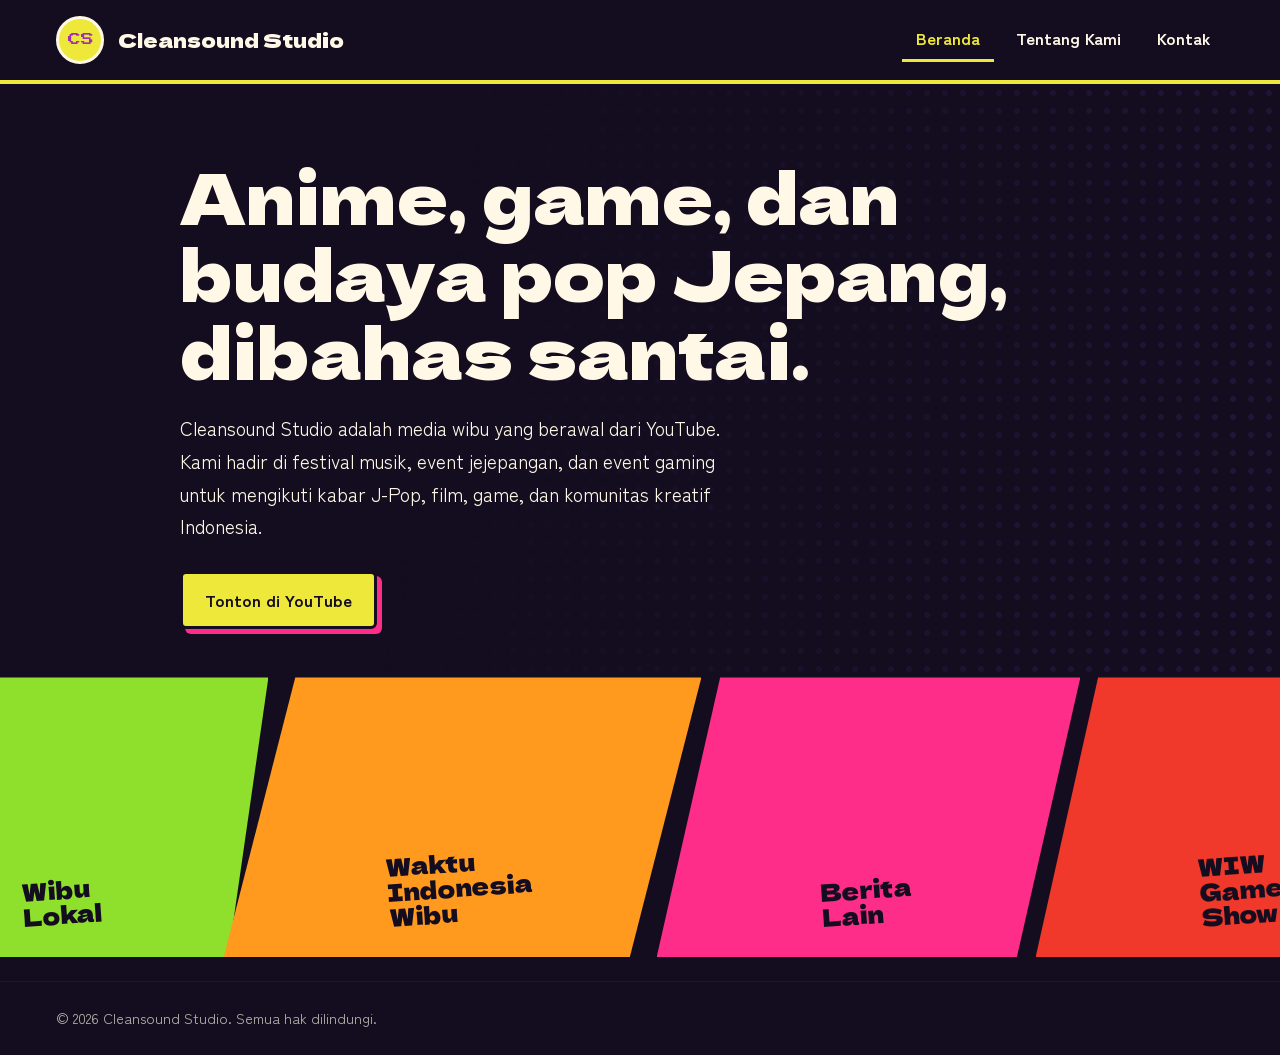
<file: index.html>
<!DOCTYPE html>
<html lang="id">
<head>
  <meta charset="UTF-8">
  <meta name="viewport" content="width=device-width, initial-scale=1.0">
  <title>Beranda - Cleansound Studio</title>
  <link rel="preconnect" href="https://fonts.googleapis.com">
  <link rel="preconnect" href="https://fonts.gstatic.com" crossorigin>
  <link href="https://fonts.googleapis.com/css2?family=Dela+Gothic+One&family=Press+Start+2P&family=Zen+Kaku+Gothic+New:wght@400;700&display=swap" rel="stylesheet">
  <link rel="stylesheet" href="style.css">
</head>
<body>
  <header class="site-header">
    <a class="brand" href="index.html">
      <span class="mark" aria-hidden="true">CS</span>
      <span class="brand-name">Cleansound Studio</span>
    </a>
    <nav class="site-nav" aria-label="Navigasi utama">
      <ul>
        <li><a href="index.html" aria-current="page">Beranda</a></li>
        <li><a href="about.html">Tentang Kami</a></li>
        <li><a href="contact.html">Kontak</a></li>
      </ul>
    </nav>
  </header>

  <main>
    <section class="hero">
      <div class="wrap">
        <h1>Anime, game, dan budaya pop Jepang, dibahas santai.</h1>
        <p>Cleansound Studio adalah media wibu yang berawal dari YouTube. Kami hadir di festival musik, event jejepangan, dan event gaming untuk mengikuti kabar J-Pop, film, game, dan komunitas kreatif Indonesia.</p>
        <div class="actions">
          <a class="btn" href="https://youtube.com/@cleansound" target="_blank" rel="noopener noreferrer">Tonton di YouTube</a>
        </div>
      </div>
    </section>

    <div class="panels" role="list" aria-label="Program Cleansound">
      <div class="panel p-lime" role="listitem"><span>Wibu Lokal</span></div>
      <div class="panel p-orange" role="listitem"><span>Waktu Indonesia Wibu</span></div>
      <div class="panel p-pink" role="listitem"><span>Berita Lain</span></div>
      <div class="panel p-red" role="listitem"><span>WIW Game Show</span></div>
      <div class="panel p-yellow" role="listitem"><span>Podcast Beda Dunia</span></div>
    </div>
  </main>

  <footer class="site-footer">
    <p>&copy; 2026 Cleansound Studio. Semua hak dilindungi.</p>
  </footer>
</body>
</html>
</file>
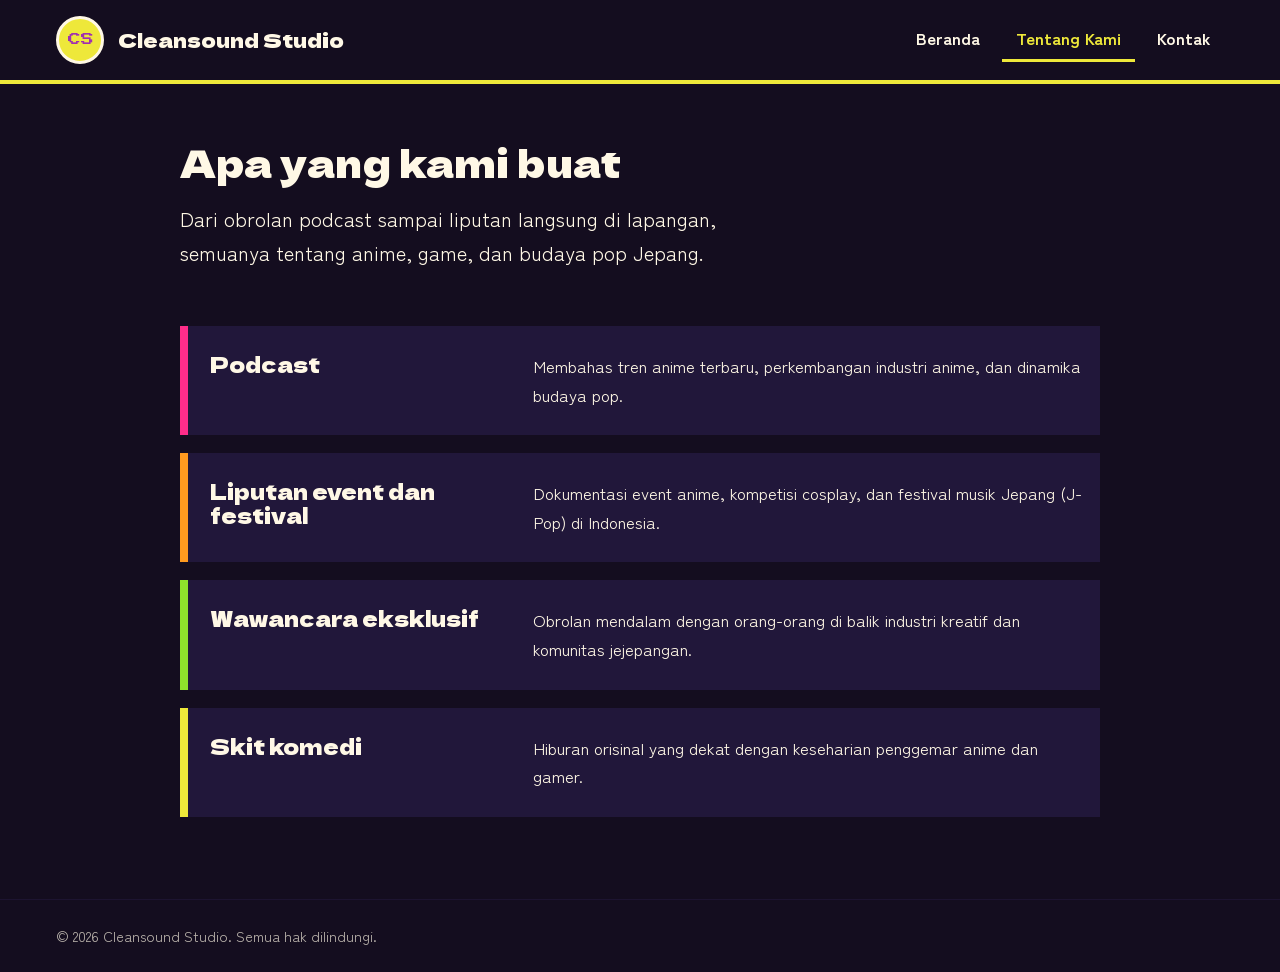
<file: about.html>
<!DOCTYPE html>
<html lang="id">
<head>
  <meta charset="UTF-8">
  <meta name="viewport" content="width=device-width, initial-scale=1.0">
  <title>Tentang Kami - Cleansound Studio</title>
  <link rel="preconnect" href="https://fonts.googleapis.com">
  <link rel="preconnect" href="https://fonts.gstatic.com" crossorigin>
  <link href="https://fonts.googleapis.com/css2?family=Dela+Gothic+One&family=Press+Start+2P&family=Zen+Kaku+Gothic+New:wght@400;700&display=swap" rel="stylesheet">
  <link rel="stylesheet" href="style.css">
</head>
<body>
  <header class="site-header">
    <a class="brand" href="index.html">
      <span class="mark" aria-hidden="true">CS</span>
      <span class="brand-name">Cleansound Studio</span>
    </a>
    <nav class="site-nav" aria-label="Navigasi utama">
      <ul>
        <li><a href="index.html">Beranda</a></li>
        <li><a href="about.html" aria-current="page">Tentang Kami</a></li>
        <li><a href="contact.html">Kontak</a></li>
      </ul>
    </nav>
  </header>

  <main>
    <section class="section">
      <div class="wrap">
        <h2>Apa yang kami buat</h2>
        <p class="lead">Dari obrolan podcast sampai liputan langsung di lapangan, semuanya tentang anime, game, dan budaya pop Jepang.</p>
      </div>
    </section>

    <section class="wrap formats" style="padding-bottom:64px">
      <div>
        <h3>Podcast</h3>
        <p>Membahas tren anime terbaru, perkembangan industri anime, dan dinamika budaya pop.</p>
      </div>
      <div>
        <h3>Liputan event dan festival</h3>
        <p>Dokumentasi event anime, kompetisi cosplay, dan festival musik Jepang (J-Pop) di Indonesia.</p>
      </div>
      <div>
        <h3>Wawancara eksklusif</h3>
        <p>Obrolan mendalam dengan orang-orang di balik industri kreatif dan komunitas jejepangan.</p>
      </div>
      <div>
        <h3>Skit komedi</h3>
        <p>Hiburan orisinal yang dekat dengan keseharian penggemar anime dan gamer.</p>
      </div>
    </section>
  </main>

  <footer class="site-footer">
    <p>&copy; 2026 Cleansound Studio. Semua hak dilindungi.</p>
  </footer>
</body>
</html>
</file>
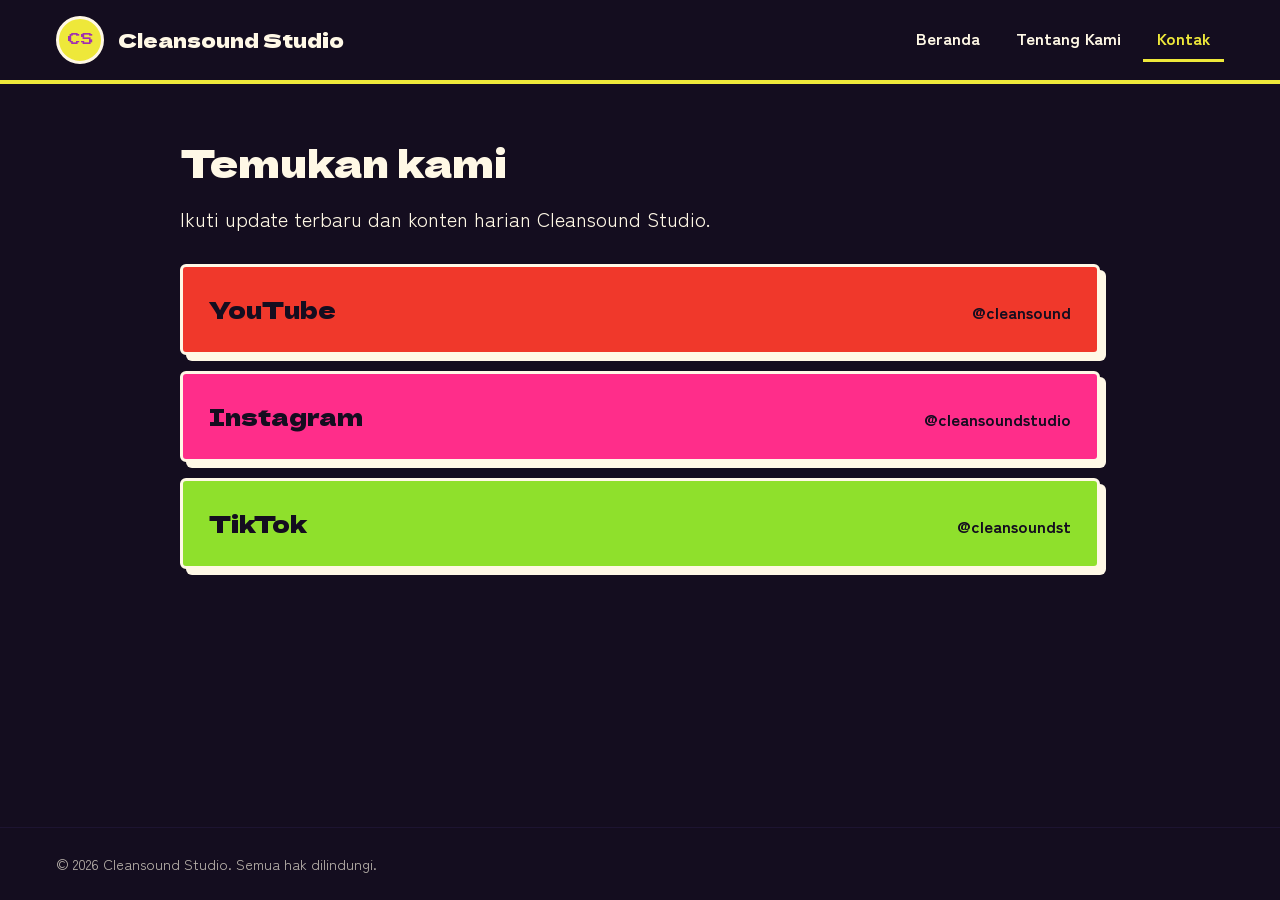
<file: contact.html>
<!DOCTYPE html>
<html lang="id">
<head>
  <meta charset="UTF-8">
  <meta name="viewport" content="width=device-width, initial-scale=1.0">
  <title>Kontak - Cleansound Studio</title>
  <link rel="preconnect" href="https://fonts.googleapis.com">
  <link rel="preconnect" href="https://fonts.gstatic.com" crossorigin>
  <link href="https://fonts.googleapis.com/css2?family=Dela+Gothic+One&family=Press+Start+2P&family=Zen+Kaku+Gothic+New:wght@400;700&display=swap" rel="stylesheet">
  <link rel="stylesheet" href="style.css">
</head>
<body>
  <header class="site-header">
    <a class="brand" href="index.html">
      <span class="mark" aria-hidden="true">CS</span>
      <span class="brand-name">Cleansound Studio</span>
    </a>
    <nav class="site-nav" aria-label="Navigasi utama">
      <ul>
        <li><a href="index.html">Beranda</a></li>
        <li><a href="about.html">Tentang Kami</a></li>
        <li><a href="contact.html" aria-current="page">Kontak</a></li>
      </ul>
    </nav>
  </header>

  <main>
    <section class="section">
      <div class="wrap">
        <h2>Temukan kami</h2>
        <p class="lead">Ikuti update terbaru dan konten harian Cleansound Studio.</p>
        <ul class="channels">
          <li><a class="c-yt" href="https://youtube.com/@cleansound" target="_blank" rel="noopener noreferrer"><span class="name">YouTube</span><span class="handle">@cleansound</span></a></li>
          <li><a class="c-ig" href="https://instagram.com/cleansoundstudio" target="_blank" rel="noopener noreferrer"><span class="name">Instagram</span><span class="handle">@cleansoundstudio</span></a></li>
          <li><a class="c-tt" href="https://tiktok.com/@cleansoundst" target="_blank" rel="noopener noreferrer"><span class="name">TikTok</span><span class="handle">@cleansoundst</span></a></li>
        </ul>
      </div>
    </section>
  </main>

  <footer class="site-footer">
    <p>&copy; 2026 Cleansound Studio. Semua hak dilindungi.</p>
  </footer>
</body>
</html>
</file>
<file: style.css>
:root {
  --ink: #140d1f;
  --ink-2: #21173a;
  --paper: #fff8e6;
  --yellow: #eee83a;
  --purple: #a02fb0;
  --pink: #ff2d8a;
  --orange: #ff9a1f;
  --red: #f0382b;
  --lime: #8fe02c;
  --display: 'Dela Gothic One', 'Arial Black', sans-serif;
  --body: 'Zen Kaku Gothic New', 'Segoe UI', sans-serif;
}

*, *::before, *::after { box-sizing: border-box; margin: 0; padding: 0; }

html { scroll-behavior: smooth; }

body {
  background: var(--ink);
  color: var(--paper);
  font-family: var(--body);
  font-size: 1.05rem;
  line-height: 1.7;
  min-height: 100vh;
  display: flex;
  flex-direction: column;
}

a { color: inherit; }
a:focus-visible { outline: 3px solid var(--yellow); outline-offset: 3px; }

h1, h2, h3 { font-family: var(--display); font-weight: 400; line-height: 1.1; }

/* Header */
.site-header {
  display: flex;
  flex-wrap: wrap;
  align-items: center;
  justify-content: space-between;
  gap: 16px 32px;
  padding: 16px clamp(20px, 5vw, 56px);
  border-bottom: 4px solid var(--yellow);
}
.brand { display: flex; align-items: center; gap: 14px; text-decoration: none; }
.mark {
  width: 48px; height: 48px; border-radius: 50%;
  background: var(--yellow); color: var(--purple);
  border: 3px solid var(--paper);
  display: grid; place-items: center;
  font-family: 'Press Start 2P', monospace; font-size: .8rem;
  padding-left: 2px;
}
.brand-name { font-family: var(--display); font-size: 1.25rem; }

.site-nav ul { display: flex; gap: 8px; list-style: none; }
.site-nav a {
  display: block; padding: 6px 14px; text-decoration: none; font-weight: 700;
  border-bottom: 3px solid transparent;
}
.site-nav a:hover { border-color: var(--pink); }
.site-nav a[aria-current="page"] { border-color: var(--yellow); color: var(--yellow); }

/* Layout */
main { flex: 1; }
.wrap { max-width: 1000px; margin: 0 auto; padding: 0 clamp(20px, 5vw, 40px); }
.section { padding: 56px 0; }
p { max-width: 62ch; }

/* Hero */
.hero { padding: 72px 0 48px; position: relative; overflow: hidden; }
.hero::before {
  content: ''; position: absolute; inset: 0; pointer-events: none;
  background-image: radial-gradient(var(--ink-2) 22%, transparent 24%);
  background-size: 18px 18px;
  -webkit-mask-image: linear-gradient(100deg, transparent 35%, #000);
  mask-image: linear-gradient(100deg, transparent 35%, #000);
}
.hero .wrap { position: relative; }
.hero h1 { font-size: clamp(2.3rem, 6.5vw, 4.4rem); max-width: 14em; margin-bottom: 24px; }
.hero p { font-size: 1.2rem; margin-bottom: 28px; }
.actions { display: flex; flex-wrap: wrap; gap: 14px; align-items: center; }
.stats { font-size: .95rem; opacity: .8; }

.btn {
  display: inline-block; text-decoration: none; font-weight: 700;
  background: var(--yellow); color: var(--ink);
  padding: 12px 22px; border: 3px solid var(--ink); border-radius: 6px;
  box-shadow: 5px 5px 0 var(--pink);
  transition: transform .15s, box-shadow .15s;
}
.btn:hover { transform: translate(2px, 2px); box-shadow: 3px 3px 0 var(--pink); }

/* Program panels (mirrors the YouTube banner) */
.panels { display: flex; padding: 0 0 24px; overflow: hidden; }
.panel {
  flex: 1 1 0; min-height: 280px;
  padding: 24px 13% 28px;
  display: flex; align-items: flex-end;
  color: var(--ink);
  margin-left: -3.5%;
  clip-path: polygon(15% 0, 100% 0, 85% 100%, 0 100%);
}
.panel:first-child { margin-left: 0; clip-path: polygon(0 0, 100% 0, 85% 100%, 0 100%); padding-left: 24px; }
.panel:last-child { clip-path: polygon(15% 0, 100% 0, 100% 100%, 0 100%); padding-right: 24px; }
.panel span {
  font-family: var(--display); font-size: clamp(1.05rem, 2vw, 1.5rem);
  line-height: 1.05; transform: rotate(-4deg); transform-origin: left bottom;
}
.p-lime { background: var(--lime); }
.p-orange { background: var(--orange); }
.p-pink { background: var(--pink); }
.p-red { background: var(--red); }
.p-yellow { background: var(--yellow); }

/* Content blocks */
.section h2 { font-size: clamp(1.6rem, 3.5vw, 2.4rem); margin-bottom: 20px; }
.lead { font-size: 1.25rem; }

.formats > div {
  display: grid; grid-template-columns: 1fr 2fr; gap: 12px 40px;
  padding: 26px 0 26px 22px; border-left: 8px solid var(--c, var(--yellow));
  margin-bottom: 18px; background: var(--ink-2);
}
.formats h3 { font-size: 1.35rem; }
.formats > div:nth-child(1) { --c: var(--pink); }
.formats > div:nth-child(2) { --c: var(--orange); }
.formats > div:nth-child(3) { --c: var(--lime); }
.formats > div:nth-child(4) { --c: var(--yellow); }

/* Contact */
.channels { list-style: none; display: grid; gap: 16px; margin-top: 28px; }
.channels a {
  display: flex; flex-wrap: wrap; justify-content: space-between; align-items: baseline; gap: 6px 20px;
  padding: 22px 26px; text-decoration: none; color: var(--ink);
  border: 3px solid var(--paper); border-radius: 6px;
  box-shadow: 6px 6px 0 var(--paper);
  transition: transform .15s, box-shadow .15s;
}
.channels a:hover { transform: translate(3px, 3px); box-shadow: 3px 3px 0 var(--paper); }
.channels .name { font-family: var(--display); font-size: 1.5rem; }
.channels .handle { font-weight: 700; }
.c-yt { background: var(--red); }
.c-ig { background: var(--pink); }
.c-tt { background: var(--lime); }

/* Footer */
.site-footer { padding: 24px clamp(20px, 5vw, 56px); border-top: 1px solid var(--ink-2); font-size: .9rem; opacity: .7; }

@media (max-width: 720px) {
  .panels { flex-direction: column; padding-bottom: 0; }
  .panel, .panel:first-child, .panel:last-child {
    margin: -10px 0 0; min-height: 96px; padding: 26px 24px 22px; align-items: center;
    clip-path: polygon(0 0, 100% 8%, 100% 100%, 0 92%);
  }
  .panel:first-child { margin-top: 0; clip-path: polygon(0 0, 100% 0, 100% 100%, 0 92%); }
  .panel:last-child { clip-path: polygon(0 8%, 100% 0, 100% 100%, 0 100%); }
  .panel span { transform: rotate(-2deg); }
  .formats > div { grid-template-columns: 1fr; padding-right: 16px; }
}

@media (prefers-reduced-motion: reduce) {
  html { scroll-behavior: auto; }
  .btn, .channels a { transition: none; }
}
</file>
